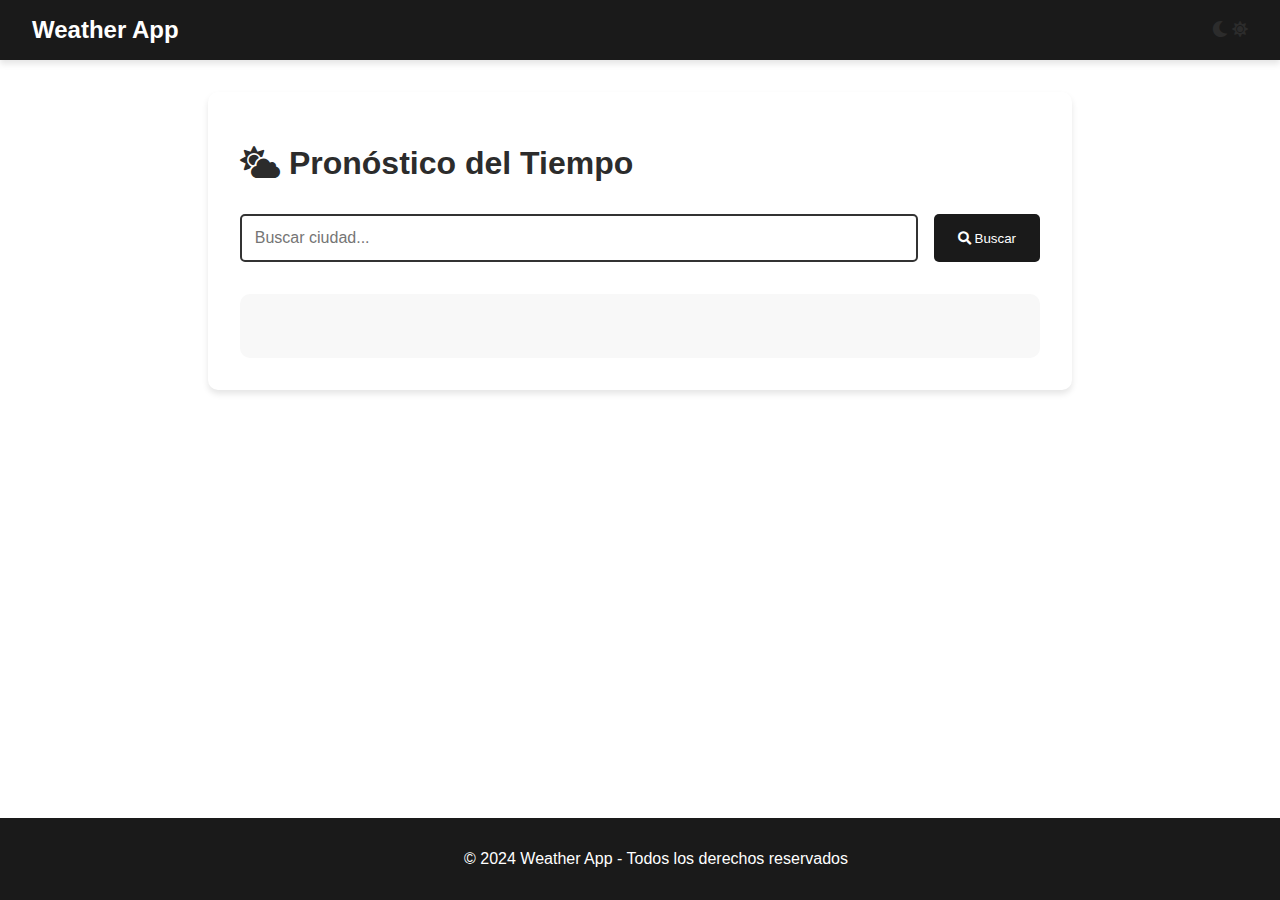
<file: AplicacionTiempo/AplicacionTiempo.html>
<!DOCTYPE html>
<html lang="es">
<head>
    <meta charset="UTF-8">
    <meta name="viewport" content="width=device-width, initial-scale=1.0">
    <title>Aplicación del Tiempo</title>
    <link rel="stylesheet" href="AplicacionTiempo.css">
    <link rel="stylesheet" href="https://cdnjs.cloudflare.com/ajax/libs/font-awesome/5.15.4/css/all.min.css">
</head>
<body>
    <nav class="navbar">
        <div class="nav-logo">
            <h2>Weather App</h2>
        </div>
        <div class="theme-toggler">
            <i class="fas fa-moon"></i>
            <i class="fas fa-sun"></i>
        </div>
    </nav>

    <div class="contenedor">
        <h1><i class="fas fa-cloud-sun"></i> Pronóstico del Tiempo</h1>
        <div class="search-box">
            <input type="text" id="ciudad" placeholder="Buscar ciudad...">
            <button onclick="obtenerClima()" class="search-btn">
                <i class="fas fa-search"></i> Buscar
            </button>
        </div>
        <div id="resultado" class="weather-info">
            <!-- El contenido del clima se mostrará aquí -->
        </div>
    </div>

    <footer class="footer">
        <p>&copy; 2024 Weather App - Todos los derechos reservados</p>
    </footer>
    
    <script src="AplicacionTiempo.js"></script>
</body>
</html>
</file>
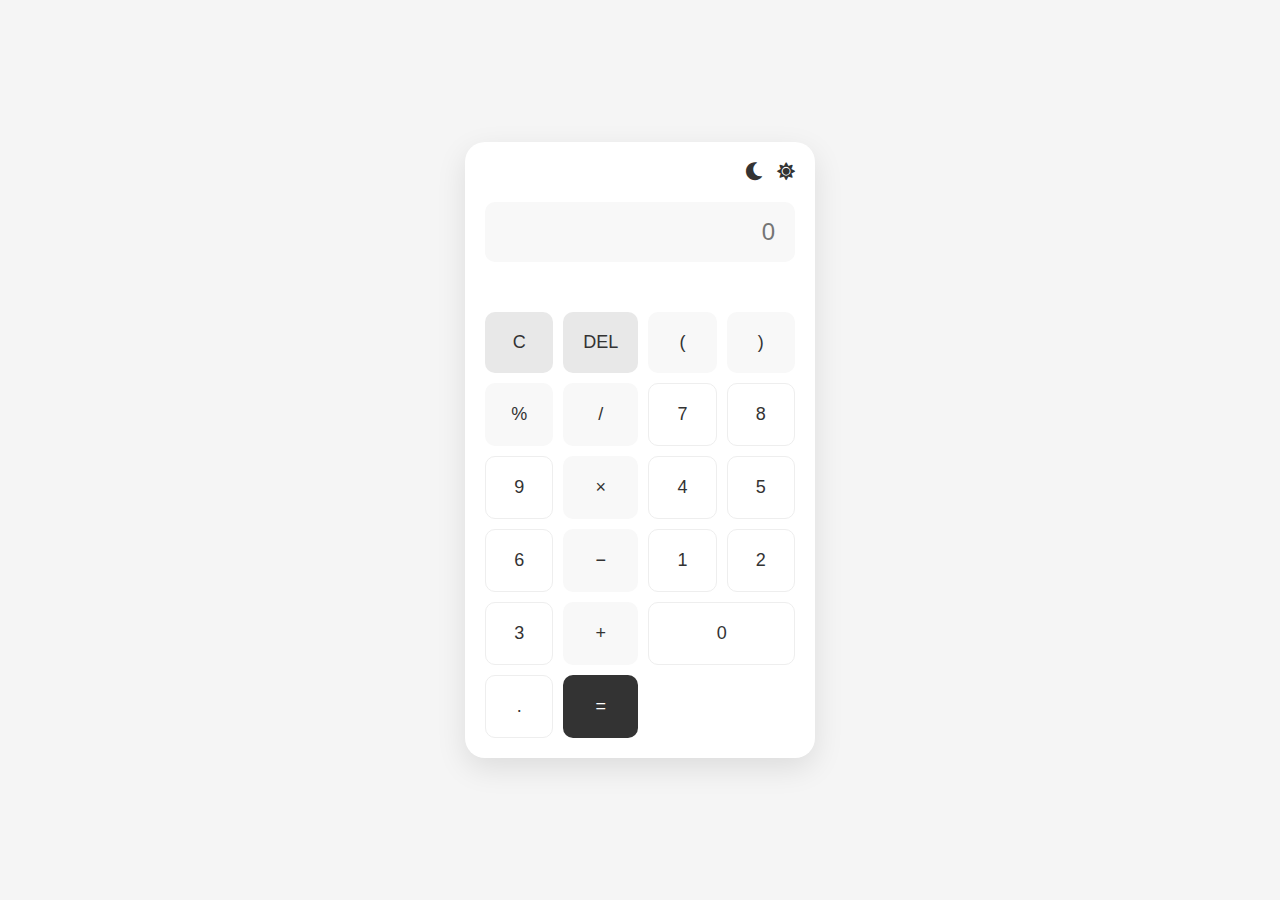
<file: calculadora/calculadora.html>
<!DOCTYPE html>
<html lang="es">
<head>
    <meta charset="UTF-8">
    <meta name="viewport" content="width=device-width, initial-scale=1.0">
    <title>Calculadora Moderna</title>
    <link rel="stylesheet" href="calculadora.css">
    <link rel="stylesheet" href="https://cdnjs.cloudflare.com/ajax/libs/font-awesome/5.15.4/css/all.min.css">
</head>
<body>
    <div class="container">
        <div class="calculator">
            <div class="calculator-header">
                <div class="theme-toggler">
                    <i class="fas fa-moon"></i>
                    <i class="fas fa-sun"></i>
                </div>
                <input type="text" id="display" disabled placeholder="0">
                <div class="calculation-history" id="history"></div>
            </div>
            <div class="buttons">
                <button onclick="clearDisplay()" class="special">C</button>
                <button onclick="deleteDigit()" class="special">DEL</button>
                <button onclick="insert('(')" class="operator">(</button>
                <button onclick="insert(')')" class="operator">)</button>
                <button onclick="calculatePercentage()" class="operator">%</button>
                <button onclick="insert('/')" class="operator">/</button>
                <button onclick="insert('7')" class="number">7</button>
                <button onclick="insert('8')" class="number">8</button>
                <button onclick="insert('9')" class="number">9</button>
                <button onclick="insert('*')" class="operator">×</button>
                <button onclick="insert('4')" class="number">4</button>
                <button onclick="insert('5')" class="number">5</button>
                <button onclick="insert('6')" class="number">6</button>
                <button onclick="insert('-')" class="operator">−</button>
                <button onclick="insert('1')" class="number">1</button>
                <button onclick="insert('2')" class="number">2</button>
                <button onclick="insert('3')" class="number">3</button>
                <button onclick="insert('+')" class="operator">+</button>
                <button onclick="insert('0')" class="number zero">0</button>
                <button onclick="insert('.')" class="number">.</button>
                <button onclick="calculate()" class="equal">=</button>
            </div>
        </div>
    </div>
    <script src="calculadora.js"></script>
</body>
</html>
</file>
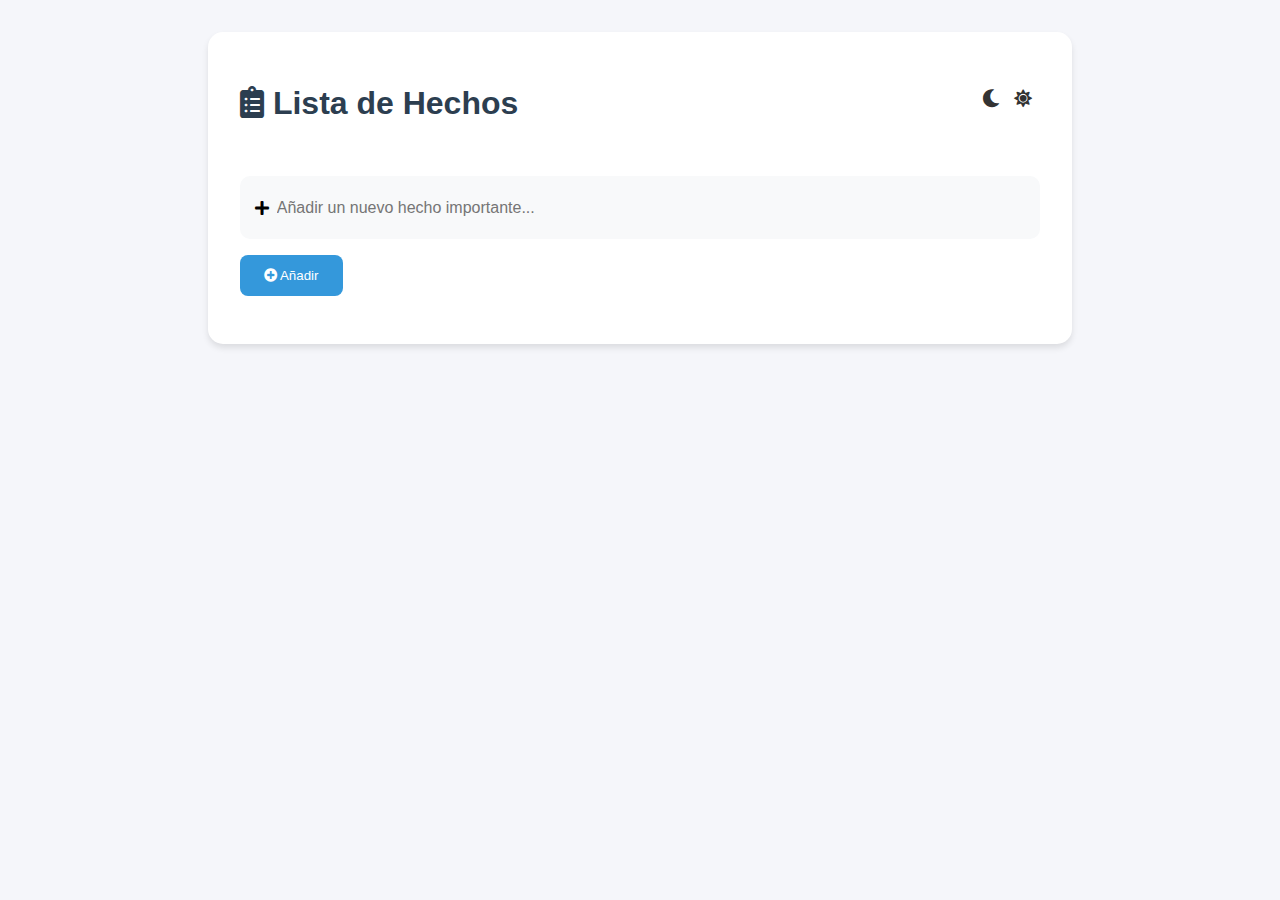
<file: ListaHechos/ListaHechos.html>
<!DOCTYPE html>
<html lang="es">
<head>
    <meta charset="UTF-8">
    <meta name="viewport" content="width=device-width, initial-scale=1.0">
    <title>Lista de Hechos</title>
    <link rel="stylesheet" href="ListaHechos.css">
    <link rel="stylesheet" href="https://cdnjs.cloudflare.com/ajax/libs/font-awesome/5.15.4/css/all.min.css">
</head>
<body>
    <div class="contenedor">
        <div class="header">
            <h1><i class="fas fa-clipboard-list"></i> Lista de Hechos</h1>
            <div class="theme-toggler">
                <i class="fas fa-moon"></i>
                <i class="fas fa-sun"></i>
            </div>
        </div>
        <div class="formulario">
            <div class="input-container">
                <i class="fas fa-plus"></i>
                <input type="text" id="nuevo-hecho" placeholder="Añadir un nuevo hecho importante...">
            </div>
            <button onclick="agregarHecho()" class="btn-agregar">
                <i class="fas fa-plus-circle"></i> Añadir
            </button>
        </div>
        <div class="lista-container">
            <ul id="lista-hechos" class="lista-animada"></ul>
        </div>
    </div>
    <script src="ListaHechos.js"></script>
</body>
</html>
</file>
<file: AplicacionTiempo/AplicacionTiempo.css>
:root {
    --primary-color: #ffffff;
    --secondary-color: #1a1a1a;
    --accent-color: #333333;
    --text-color: #2c2c2c;
    --shadow: 0 4px 6px rgba(0, 0, 0, 0.1);
}

body {
    margin: 0;
    font-family: 'Segoe UI', Arial, sans-serif;
    background: var(--primary-color);
    color: var(--text-color);
}

.navbar {
    background: var(--secondary-color);
    padding: 1rem 2rem;
    display: flex;
    justify-content: space-between;
    align-items: center;
    box-shadow: var(--shadow);
}

.nav-logo h2 {
    color: var(--primary-color);
    margin: 0;
}

.contenedor {
    max-width: 800px;
    margin: 2rem auto;
    padding: 2rem;
    background: var(--primary-color);
    border-radius: 10px;
    box-shadow: var(--shadow);
}

.search-box {
    display: flex;
    gap: 1rem;
    margin: 2rem 0;
}

#ciudad {
    flex: 1;
    padding: 0.8rem;
    border: 2px solid var(--accent-color);
    border-radius: 5px;
    font-size: 1rem;
}

.search-btn {
    padding: 0.8rem 1.5rem;
    background: var(--secondary-color);
    color: var(--primary-color);
    border: none;
    border-radius: 5px;
    cursor: pointer;
    transition: all 0.3s ease;
}

.search-btn:hover {
    background: var(--accent-color);
}

.weather-info {
    padding: 2rem;
    background: #f8f8f8;
    border-radius: 10px;
    margin-top: 2rem;
}

.footer {
    background: var(--secondary-color);
    color: var(--primary-color);
    text-align: center;
    padding: 1rem;
    position: fixed;
    bottom: 0;
    width: 100%;
}
</file>
<file: calculadora/calculadora.css>
* {
    margin: 0;
    padding: 0;
    box-sizing: border-box;
    font-family: 'Arial', sans-serif;
}

body {
    min-height: 100vh;
    background: #f5f5f5;
    display: flex;
    justify-content: center;
    align-items: center;
}

.container {
    padding: 20px;
}

.calculator {
    background: #fff;
    border-radius: 20px;
    box-shadow: 0 10px 30px rgba(0, 0, 0, 0.1);
    width: 350px;
    padding: 20px;
}

.calculator-header {
    margin-bottom: 20px;
}

#display {
    width: 100%;
    height: 60px;
    border: none;
    background: #f8f8f8;
    border-radius: 10px;
    text-align: right;
    padding: 0 20px;
    font-size: 24px;
    margin: 10px 0;
    color: #333;
}

.calculation-history {
    font-size: 14px;
    color: #888;
    text-align: right;
    min-height: 20px;
    margin-bottom: 10px;
}

.theme-toggler {
    text-align: right;
    margin-bottom: 10px;
}

.theme-toggler i {
    cursor: pointer;
    font-size: 18px;
    margin-left: 10px;
    color: #333;
}

.buttons {
    display: grid;
    grid-template-columns: repeat(4, 1fr);
    gap: 10px;
}

button {
    border: none;
    padding: 20px;
    border-radius: 10px;
    font-size: 18px;
    cursor: pointer;
    transition: all 0.3s ease;
}

button:hover {
    transform: translateY(-2px);
    box-shadow: 0 4px 8px rgba(0, 0, 0, 0.1);
}

button:active {
    transform: translateY(0);
}

.number {
    background: #fff;
    color: #333;
    border: 1px solid #eee;
}

.operator {
    background: #f8f8f8;
    color: #333;
}

.special {
    background: #e8e8e8;
    color: #333;
}

.equal {
    background: #333;
    color: #fff;
}

.zero {
    grid-column: span 2;
}

/* Efectos hover específicos */
.number:hover {
    background: #f8f8f8;
}

.operator:hover {
    background: #e8e8e8;
}

.special:hover {
    background: #ddd;
}

.equal:hover {
    background: #222;
}

/* Efecto de presión */
button:active {
    transform: scale(0.95);
}
</file>
<file: ListaHechos/ListaHechos.css>
:root {
    --color-bg: #ffffff;
    --color-text: #2c3e50;
    --color-primary: #34495e;
    --color-secondary: #95a5a6;
    --color-accent: #3498db;
    --shadow: 0 4px 6px rgba(0, 0, 0, 0.1);

    --color-bg-dark: #1a1a1a;
    --color-text-dark: #ffffff;
    --color-primary-dark: #2c3e50;
    --color-secondary-dark: #34495e;
    --color-accent-dark: #3498db;
    --shadow-dark: 0 4px 6px rgba(0, 0, 0, 0.3);
}

body.dark-mode {
    background-color: #121212;
}

.dark-mode .contenedor {
    background: var(--color-bg-dark);
    box-shadow: var(--shadow-dark);
}

.dark-mode .header h1 {
    color: var(--color-text-dark);
}

.dark-mode .input-container {
    background: #2d2d2d;
}

.dark-mode input[type="text"] {
    color: var(--color-text-dark);
}

.dark-mode .lista-animada li {
    background: var(--color-bg-dark);
    color: var(--color-text-dark);
    box-shadow: var(--shadow-dark);
}

/* Estilos para el botón de cambio de tema */
.theme-toggler {
    cursor: pointer;
    padding: 0.5rem;
}

.theme-toggler i {
    font-size: 1.2rem;
    color: var(--color-text);
    transition: all 0.3s ease;
}

.dark-mode .theme-toggler i {
    color: var(--color-text-dark);
}

.fa-sun {
    display: none;
}

.dark-mode .fa-moon {
    display: none;
}

.dark-mode .fa-sun {
    display: inline-block;
}

body {
    background-color: #f5f6fa;
    font-family: 'Segoe UI', sans-serif;
    margin: 0;
    padding: 0;
}

.contenedor {
    max-width: 800px;
    margin: 2rem auto;
    padding: 2rem;
    background: var(--color-bg);
    border-radius: 15px;
    box-shadow: var(--shadow);
}

.header {
    display: flex;
    justify-content: space-between;
    align-items: center;
    margin-bottom: 2rem;
}

.header h1 {
    color: var(--color-text);
    font-size: 2rem;
    font-weight: 600;
}

.theme-toggler {
    text-align: right;
    margin-bottom: 10px;
}

.theme-toggler i {
    cursor: pointer;
    font-size: 18px;
    margin-left: 10px;
    color: #333;
}

.input-container {
    background: #f8f9fa;
    border-radius: 10px;
    padding: 0.8rem;
    display: flex;
    align-items: center;
    margin-bottom: 1rem;
    border: 2px solid transparent;
    transition: all 0.3s ease;
}

.input-container:focus-within {
    border-color: var(--color-accent);
    box-shadow: 0 0 0 3px rgba(52, 152, 219, 0.1);
}

input[type="text"] {
    border: none;
    background: none;
    width: 100%;
    padding: 0.5rem;
    font-size: 1rem;
    color: var(--color-text);
}

.btn-agregar {
    background: var(--color-accent);
    color: white;
    border: none;
    padding: 0.8rem 1.5rem;
    border-radius: 8px;
    cursor: pointer;
    transition: transform 0.2s ease;
}

.btn-agregar:hover {
    transform: translateY(-2px);
}

.lista-animada li {
    background: white;
    margin: 0.5rem 0;
    padding: 1rem;
    border-radius: 8px;
    box-shadow: var(--shadow);
    display: flex;
    justify-content: space-between;
    align-items: center;
    animation: slideIn 0.3s ease;
}

@keyframes slideIn {
    from {
        opacity: 0;
        transform: translateY(20px);
    }
    to {
        opacity: 1;
        transform: translateY(0);
    }
}
</file>
